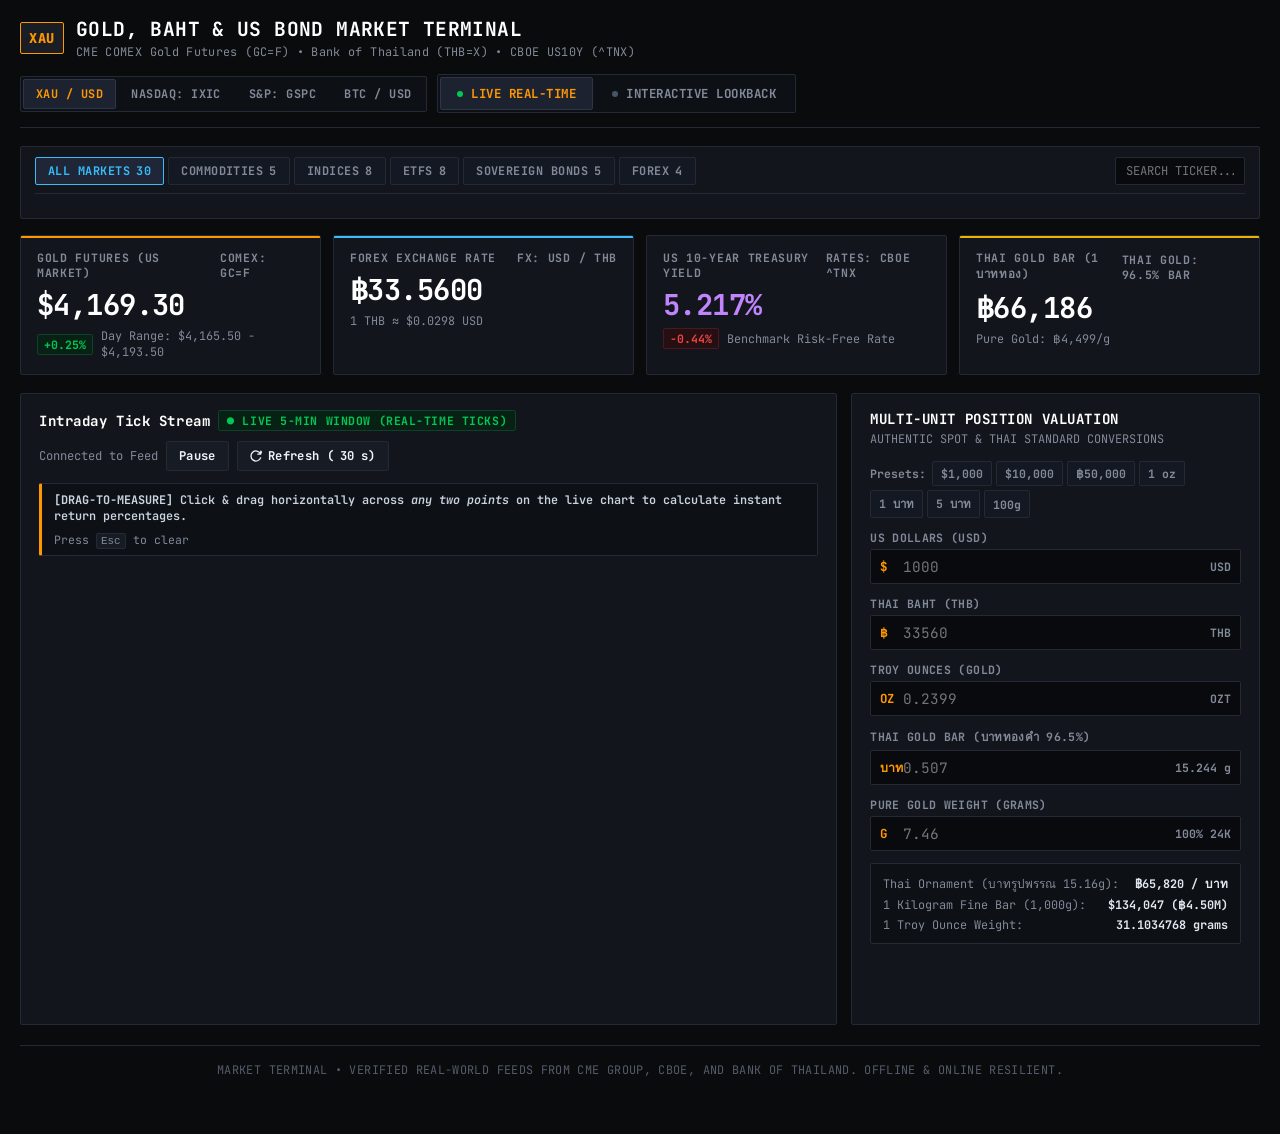
<file: index.html>
<!DOCTYPE html>
<html lang="en">
<head>
  <meta charset="UTF-8">
  <meta name="viewport" content="width=device-width, initial-scale=1.0">
  <title>The Saac Financial Terminal // Institutional Bloomberg-Style Asset Tracker</title>
  <link rel="preconnect" href="https://fonts.googleapis.com">
  <link rel="preconnect" href="https://fonts.gstatic.com" crossorigin>
  <link href="https://fonts.googleapis.com/css2?family=Plus+Jakarta+Sans:wght@300;400;500;600;700;800&family=JetBrains+Mono:wght@400;500;600;700&display=swap" rel="stylesheet">
  <!-- Load Local Chart.js First (with CDN Fallback for 100% Offline/Online Reliability) -->
  <script src="./chart.umd.min.js"></script>
  <script>
    if (typeof Chart === 'undefined') {
      document.write('<script src="https://cdn.jsdelivr.net/npm/chart.js"><\/script>');
    }
  </script>
  <link rel="stylesheet" href="./src/css/terminal.css">
</head>
<body>

<div class="container">
  <header>
    <div class="logo-area">
      <div class="logo-icon">XAU</div>
      <div class="logo-text">
        <h1>Gold, Baht &amp; US Bond Market Terminal</h1>
        <p>CME COMEX Gold Futures (GC=F) • Bank of Thailand (THB=X) • CBOE US10Y (^TNX)</p>
      </div>
    </div>

    <div class="header-right">
      <!-- Universal Multi-Asset Switcher -->
      <div class="instrument-switcher">
        <button class="instrument-btn active" id="instBtnGold" onclick="switchInstrument('gold')">XAU / USD</button>
        <button class="instrument-btn" id="instBtnNasdaq" onclick="switchInstrument('nasdaq')">NASDAQ: IXIC</button>
        <button class="instrument-btn" id="instBtnSp500" onclick="switchInstrument('sp500')">S&P: GSPC</button>
        <button class="instrument-btn" id="instBtnCrypto" onclick="switchInstrument('crypto')">BTC / USD</button>
      </div>

      <div class="mode-switcher-wrap">
        <button class="mode-btn active" id="btnModeLive" onclick="switchView('live')">
          <span class="mode-dot mode-dot-live"></span>
          <span>Live Real-Time</span>
        </button>
        <button class="mode-btn" id="btnModeHist" onclick="switchView('historical')">
          <span class="mode-dot mode-dot-hist"></span>
          <span>Interactive Lookback</span>
        </button>
      </div>
    </div>
  </header>

  <!-- Macro Asset Navigation & Category Bar -->
  <div class="macro-nav-container">
    <div class="category-nav-bar">
      <div class="category-tabs" id="categoryTabs">
        <button class="cat-tab-btn active" data-category="all" onclick="filterCategory('all', this)">All Markets <span class="cat-badge">30</span></button>
        <button class="cat-tab-btn" data-category="commodities" onclick="filterCategory('commodities', this)">Commodities <span class="cat-badge">5</span></button>
        <button class="cat-tab-btn" data-category="indices" onclick="filterCategory('indices', this)">Indices <span class="cat-badge">8</span></button>
        <button class="cat-tab-btn" data-category="etfs" onclick="filterCategory('etfs', this)">ETFs <span class="cat-badge">8</span></button>
        <button class="cat-tab-btn" data-category="bonds" onclick="filterCategory('bonds', this)">Sovereign Bonds <span class="cat-badge">5</span></button>
        <button class="cat-tab-btn" data-category="forex" onclick="filterCategory('forex', this)">Forex <span class="cat-badge">4</span></button>
      </div>
      <div class="macro-search-wrap">
        <input type="text" id="tickerSearchInput" class="ticker-search-input" placeholder="Search Ticker..." oninput="handleTickerSearch(this.value)">
      </div>
    </div>
    <div class="ticker-scroll-bar" id="macroTickerBar">
      <!-- Ticker pills rendered dynamically -->
    </div>
  </div>

  <!-- Real-World Market Metric Cards -->
  <div class="metric-grid">
    <div class="card card-gold">
      <div class="card-label">
        <span>Gold Futures (US Market)</span>
        <span>COMEX: GC=F</span>
      </div>
      <div class="card-value" id="goldUsdDisplay">$4,169.30</div>
      <div class="card-subtext">
        <span class="badge-change up" id="goldChangeBadge">+0.25%</span>
        <span id="goldRange">Day Range: $4,165.50 - $4,193.50</span>
      </div>
    </div>

    <div class="card card-forex">
      <div class="card-label">
        <span>Forex Exchange Rate</span>
        <span>FX: USD / THB</span>
      </div>
      <div class="card-value" id="usdThbDisplay">฿33.5600</div>
      <div class="card-subtext">
        <span id="inverseRate">1 THB ≈ $0.0298 USD</span>
      </div>
    </div>

    <div class="card card-bond">
      <div class="card-label">
        <span>US 10-Year Treasury Yield</span>
        <span>RATES: CBOE ^TNX</span>
      </div>
      <div class="card-value" id="bondYieldDisplay" style="color: #c084fc;">5.217%</div>
      <div class="card-subtext">
        <span class="badge-change down" id="bondChangeBadge">-0.44%</span>
        <span>Benchmark Risk-Free Rate</span>
      </div>
    </div>

    <div class="card card-thai">
      <div class="card-label">
        <span>Thai Gold Bar (1 บาททอง)</span>
        <span>THAI GOLD: 96.5% BAR</span>
      </div>
      <div class="card-value" id="goldThaiBahtDisplay">฿66,186</div>
      <div class="card-subtext">
        <span id="pureGoldGramDisplay">Pure Gold: ฿4,499/g</span>
      </div>
    </div>
  </div>

  <!-- VIEW 1: LIVE REAL-TIME FEED -->
  <div id="liveView" class="view-panel">
    <div class="dashboard-body-live">
      <div class="chart-container">
        <div class="chart-header">
          <div class="chart-title">
            <span>Intraday Tick Stream</span>
            <span id="liveStreamBadge" style="font-size: 0.72rem; font-family: var(--font-mono); color: #00c853; background: #082115; border: 1px solid #0f4028; padding: 2px 8px; border-radius: 2px;">● LIVE 5-MIN WINDOW (REAL-TIME TICKS)</span>
          </div>
          <div style="display: flex; align-items: center; gap: 8px; flex-wrap: wrap;">
            <span style="font-size: 0.76rem; font-family: var(--font-mono); color: var(--text-muted);" id="lastUpdateTime">Connected to Feed</span>
            <button class="btn" id="btnPauseLive" onclick="toggleLivePause()" title="Pause or Resume incoming live ticks (Shortcut: Space)">Pause</button>
            <button class="btn" onclick="refreshLiveData()">
              <svg width="12" height="12" viewBox="0 0 24 24" fill="none" stroke="currentColor" stroke-width="2.5" stroke-linecap="round" stroke-linejoin="round">
                <path d="M21.5 2v6h-6M21.34 15.57a10 10 0 1 1-.57-8.38l5.67-5.67"/>
              </svg>
              Refresh (<span id="countdown">30</span>s)
            </button>
          </div>
        </div>

        <div class="drag-instruction-bar" style="margin-bottom: 12px; padding: 8px 12px;">
          <div class="info-text" style="font-size: 0.74rem;">
            <span><b>[DRAG-TO-MEASURE]</b> Click &amp; drag horizontally across <i>any two points</i> on the live chart to calculate instant return percentages.</span>
          </div>
          <div style="font-size: 0.72rem; color: #828a99; font-family: var(--font-mono);">Press <kbd style="background:#161b24; border:1px solid #242936; border-radius:2px; padding:1px 4px; font-size:0.68rem;">Esc</kbd> to clear</div>
        </div>

        <div class="comparison-banner" id="liveComparisonBanner" style="display: none; margin-bottom: 14px;">
          <div class="comparison-header">
            <div style="display: flex; align-items: center; gap: 10px; flex-wrap: wrap;">
              <div class="period-badge">
                <span id="liveCompStartTime">--:--:--</span>
                <span class="arrow">&rarr;</span>
                <span id="liveCompEndTime">--:--:--</span>
                <span class="period-duration" id="liveCompDuration">(-- ticks)</span>
              </div>
              <span style="font-size: 0.74rem; font-family: var(--font-mono); color: var(--text-muted);">Real-Time Drag Range</span>
            </div>
            <button class="clear-btn" onclick="clearLiveSelection()">Clear (Esc)</button>
          </div>
          <div class="comp-grid">
            <div class="comp-card">
              <div class="title">
                <span>Gold Flow (USD/oz)</span>
                <span>COMEX</span>
              </div>
              <div class="values-flow" id="liveCompGoldFlow">$0.00 &rarr; $0.00</div>
              <div class="pct-change pct-up" id="liveCompGoldPct">+0.00%</div>
              <div class="abs-change" id="liveCompGoldAbs">+$0.00 USD/oz</div>
            </div>

            <div class="comp-card">
              <div class="title">
                <span>USD / THB Rate</span>
                <span>BOT FX</span>
              </div>
              <div class="values-flow" id="liveCompThbFlow">฿33.56 / $1 USD</div>
              <div class="pct-change" id="liveCompThbPct" style="color: var(--thb-cyan);">฿33.5600</div>
              <div class="abs-change" id="liveCompThbAbs">Bank of Thailand Feed</div>
            </div>

            <div class="comp-card">
              <div class="title">
                <span>US 10Y Treasury</span>
                <span>CBOE ^TNX</span>
              </div>
              <div class="values-flow" id="liveCompBondFlow">5.217%</div>
              <div class="pct-change" id="liveCompBondPct" style="color: var(--bond-purple);">Benchmark</div>
              <div class="abs-change" id="liveCompBondAbs">CBOE ^TNX Rate</div>
            </div>

            <div class="comp-card">
              <div class="title">
                <span>Thai Gold Bar (1 บาท)</span>
                <span>96.5% Purity</span>
              </div>
              <div class="values-flow" id="liveCompThaiBarFlow">฿0 &rarr; ฿0</div>
              <div class="pct-change pct-up" id="liveCompThaiBarPct">+0.00%</div>
              <div class="abs-change" id="liveCompThaiBarAbs">+฿0 THB / บาท</div>
            </div>
          </div>
        </div>

        <div class="chart-wrap" id="liveChartWrap">
          <canvas id="liveChartCanvas"></canvas>
          <div id="liveSelectionBox"></div>
        </div>
      </div>

      <!-- Quick Convert & Position Valuation Box -->
      <div class="calc-box">
        <div class="calc-title">Multi-Unit Position Valuation</div>
        <div class="calc-subtitle">Authentic Spot &amp; Thai Standard Conversions</div>

        <div class="preset-amt-bar">
          <span style="font-size: 0.72rem; color: var(--text-muted); font-family: var(--font-mono); font-weight: 700; align-self: center; margin-right: 2px;">Presets:</span>
          <button class="preset-amt-pill" onclick="setQuickConvert('USD', 1000)">$1,000</button>
          <button class="preset-amt-pill" onclick="setQuickConvert('USD', 10000)">$10,000</button>
          <button class="preset-amt-pill" onclick="setQuickConvert('THB', 50000)">฿50,000</button>
          <button class="preset-amt-pill" onclick="setQuickConvert('OZ', 1)">1 oz</button>
          <button class="preset-amt-pill" onclick="setQuickConvert('THAI_BAHT', 1)">1 บาท</button>
          <button class="preset-amt-pill" onclick="setQuickConvert('THAI_BAHT', 5)">5 บาท</button>
          <button class="preset-amt-pill" onclick="setQuickConvert('GRAMS', 100)">100g</button>
        </div>

        <div class="input-group">
          <label>US Dollars (USD)</label>
          <div class="input-field-wrap">
            <span class="input-prefix">$</span>
            <input type="number" id="inputUsd" class="calc-input" placeholder="1000" min="0" oninput="convertFrom('USD')">
            <span class="input-suffix">USD</span>
          </div>
        </div>

        <div class="input-group">
          <label>Thai Baht (THB)</label>
          <div class="input-field-wrap">
            <span class="input-prefix">฿</span>
            <input type="number" id="inputThb" class="calc-input" placeholder="33560" min="0" oninput="convertFrom('THB')">
            <span class="input-suffix">THB</span>
          </div>
        </div>

        <div class="input-group">
          <label>Troy Ounces (Gold)</label>
          <div class="input-field-wrap">
            <span class="input-prefix">OZ</span>
            <input type="number" id="inputOz" class="calc-input" placeholder="0.2399" step="0.0001" min="0" oninput="convertFrom('OZ')">
            <span class="input-suffix">OZT</span>
          </div>
        </div>

        <div class="input-group">
          <label>Thai Gold Bar (บาททองคำ 96.5%)</label>
          <div class="input-field-wrap">
            <span class="input-prefix">บาท</span>
            <input type="number" id="inputThaiBaht" class="calc-input" placeholder="0.507" step="0.01" min="0" oninput="convertFrom('THAI_BAHT')">
            <span class="input-suffix">15.244 g</span>
          </div>
        </div>

        <div class="input-group">
          <label>Pure Gold Weight (Grams)</label>
          <div class="input-field-wrap">
            <span class="input-prefix">G</span>
            <input type="number" id="inputGrams" class="calc-input" placeholder="7.46" step="0.01" min="0" oninput="convertFrom('GRAMS')">
            <span class="input-suffix">100% 24K</span>
          </div>
        </div>

        <div class="calc-ref-box">
          <div class="calc-ref-row">
            <span>Thai Ornament (บาทรูปพรรณ 15.16g):</span>
            <strong id="calcOrnamentRef">฿65,820 / บาท</strong>
          </div>
          <div class="calc-ref-row">
            <span>1 Kilogram Fine Bar (1,000g):</span>
            <strong id="calcKgBarRef">$134,047 (฿4.50M)</strong>
          </div>
          <div class="calc-ref-row">
            <span>1 Troy Ounce Weight:</span>
            <strong>31.1034768 grams</strong>
          </div>
        </div>
      </div>
    </div>
  </div>

  <!-- VIEW 2: HISTORICAL LOOKBACK & MACRO ANALYTICS -->
  <div id="historicalView" class="view-panel">
    <div class="chart-controls-strip">
      <div class="control-cluster">
        <span class="cluster-label">Style:</span>
        <button class="style-pill active" id="styleLine" onclick="setChartStyle('line')">Line</button>
        <button class="style-pill" id="styleCaves" onclick="setChartStyle('caves')">Caves</button>
        <button class="style-pill" id="styleCandles" onclick="setChartStyle('candles')">Candles</button>
      </div>

      <div class="control-cluster">
        <span class="cluster-label">Detail:</span>
        <button class="opt-btn" id="rate10m" onclick="setSamplingRate('10m')">10m</button>
        <button class="opt-btn active" id="rate1h" onclick="setSamplingRate('1h')">1h</button>
        <button class="opt-btn" id="rate1d" onclick="setSamplingRate('1d')">1d</button>
        <button class="opt-btn" id="rate1mo" onclick="setSamplingRate('1mo')">1mo</button>
      </div>

      <div class="control-cluster">
        <span class="cluster-label">Scale:</span>
        <button class="opt-btn active" id="scaleLinear" onclick="toggleScale('linear')">Linear</button>
      </div>

      <div class="overlay-toggles-bar">
        <span class="cluster-label">Overlays:</span>
        <div class="toggle-pill active-gold" id="toggleGold" onclick="toggleOverlay(0)">
          <span class="pill-dot"></span> Gold (USD/oz)
        </div>
        <div class="toggle-pill active-thb" id="toggleThb" onclick="toggleOverlay(1)">
          <span class="pill-dot"></span> USD / THB (฿)
        </div>
        <div class="toggle-pill active-bond" id="toggleBond" onclick="toggleOverlay(2)">
          <span class="pill-dot"></span> US 10Y Yield (%)
        </div>
      </div>

      <div class="control-cluster">
        <button class="btn" onclick="exportCSV()">Export CSV</button>
        <button class="btn" onclick="exportChart()">Save Chart</button>
      </div>
    </div>

    <div class="drag-instruction-bar">
      <div class="info-text">
        <span><b>[DRAG-TO-MEASURE]</b> Click &amp; drag across <i>any two dates</i> on the chart to analyze return percentages, price deltas, and macro correlations.</span>
      </div>
      <div style="font-size: 0.72rem; color: #828a99; font-family: var(--font-mono);">Press <kbd style="background:#161b24; border:1px solid #242936; border-radius:2px; padding:1px 4px; font-size:0.68rem;">Esc</kbd> to clear</div>
    </div>

    <!-- Drag Selection Comparison Banner -->
    <div class="comparison-banner" id="comparisonBanner" style="display: none;">
      <div class="comparison-header">
        <div style="display: flex; align-items: center; gap: 10px; flex-wrap: wrap;">
          <div class="period-badge">
            <span id="compStartDate">1997-07</span>
            <span class="arrow">&rarr;</span>
            <span id="compEndDate">2024-10</span>
            <span class="period-duration" id="compDuration">(27.3 Years)</span>
          </div>
          <span style="font-size: 0.74rem; font-family: var(--font-mono); color: var(--text-muted);" id="compEventContext">Historical Lookback Window</span>
        </div>
        <button class="clear-btn" onclick="clearSelection()">Clear Selection (Esc)</button>
      </div>

      <div class="comp-grid">
        <div class="comp-card">
          <div class="title">
            <span>Gold Return</span>
            <span>COMEX SPOT</span>
          </div>
          <div class="values-flow" id="compGoldFlow">$325.0 &rarr; $2,749.3</div>
          <div class="pct-change pct-up" id="compGoldPct">+745.94%</div>
          <div class="abs-change" id="compGoldAbs">+$2,424.3 USD/oz</div>
        </div>

        <div class="comp-card">
          <div class="title">
            <span>USD / THB Forex</span>
            <span>BOT EXCHANGE</span>
          </div>
          <div class="values-flow" id="compThbFlow">฿30.50 &rarr; ฿33.70</div>
          <div class="pct-change pct-up" id="compThbPct">+10.49%</div>
          <div class="abs-change" id="compThbAbs">+฿3.20 THB / USD</div>
        </div>

        <div class="comp-card">
          <div class="title">
            <span>US 10-Year Bond Yield</span>
            <span>CBOE ^TNX</span>
          </div>
          <div class="values-flow" id="compBondFlow">6.004% &rarr; 4.284%</div>
          <div class="pct-change pct-down" id="compBondPct">-28.65%</div>
          <div class="abs-change" id="compBondAbs">-1.720% Yield pts</div>
        </div>

        <div class="comp-card">
          <div class="title">
            <span>Thai Gold Bar (1 บาท)</span>
            <span>THAI GOLD TRADERS</span>
          </div>
          <div class="values-flow" id="compThaiBarFlow">฿4,690 &rarr; ฿43,890</div>
          <div class="pct-change pct-up" id="compThaiBarPct">+835.82%</div>
          <div class="abs-change" id="compThaiBarAbs">+฿39,200 THB / บาท</div>
        </div>
      </div>
    </div>

    <!-- Period Stat Summary Bar -->
    <div class="period-summary-bar" id="periodSummaryBar">
      <div class="period-stat-item">
        <span class="period-stat-label">Window Return:</span>
        <span class="period-stat-val" id="summaryPeriodReturn">--</span>
      </div>
      <div class="period-stat-item">
        <span class="period-stat-label">High / Low Range:</span>
        <span class="period-stat-val" id="summaryHighLow">--</span>
      </div>
      <div class="period-stat-item">
        <span class="period-stat-label">Max Drawdown:</span>
        <span class="period-stat-val" id="summaryMaxDrawdown">--</span>
      </div>
      <div class="period-stat-item">
        <span class="period-stat-label">Thai Gold Bar Range:</span>
        <span class="period-stat-val" id="summaryThaiBarRange">--</span>
      </div>
    </div>

    <div class="chart-container" style="min-height: 520px; margin-bottom: 14px;">
      <div class="chart-header">
        <div class="chart-title">
          <span>Continuous Lookback Multi-Decade Timeline</span>
          <span style="font-size: 0.72rem; color: var(--gold-primary); font-family: var(--font-mono); font-weight: 600;" id="currentSamplingTag">Timeframe: 1 Day • Interval: 1 Candle = 1 Hour (24 samples)</span>
        </div>
        <div style="font-size: 0.74rem; font-family: var(--font-mono); color: var(--text-muted);">
          Ctrl + Wheel to Continuous Zoom
        </div>
      </div>

      <div class="chart-wrap" id="historicalChartWrap" style="min-height: 440px;">
        <canvas id="historicalChartCanvas"></canvas>
        <div id="selectionBox"></div>
      </div>
    </div>

    <!-- Timeframe Presets & Historic Eras Below Chart -->
    <div class="hist-toolbar-below">
      <div class="control-cluster">
        <span class="cluster-label">Timeframe:</span>
        <button class="opt-btn active" id="tf1D" onclick="filterTimeframe('1D', this)">1D</button>
        <button class="opt-btn" id="tf1W" onclick="filterTimeframe('1W', this)">1W</button>
        <button class="opt-btn" id="tf1M" onclick="filterTimeframe('1M', this)">1M</button>
        <button class="opt-btn" id="tf1Y" onclick="filterTimeframe('1Y', this)">1Y</button>
        <button class="opt-btn" id="tf3Y" onclick="filterTimeframe('3Y', this)">3Y</button>
        <button class="opt-btn" id="tfCustom" style="display:none;" onclick="filterTimeframe('CUSTOM', this)">4.0Y</button>
        <button class="opt-btn" id="tf5Y" onclick="filterTimeframe('5Y', this)">5Y</button>
        <button class="opt-btn" id="tf10Y" onclick="filterTimeframe('10Y', this)">10Y</button>
        <button class="opt-btn" id="tf20Y" onclick="filterTimeframe('20Y', this)">20Y</button>
        <button class="opt-btn" id="tfALL" onclick="filterTimeframe('ALL', this)">ALL</button>
      </div>

      <div class="control-cluster">
        <span class="cluster-label">Historic Eras:</span>
        <button class="event-pill" onclick="selectDateRangeByLabels('1997-07', '1998-01')">1997 Asian Crisis</button>
        <button class="event-pill" onclick="selectDateRangeByLabels('2008-03', '2008-10')">2008 Lehman GFC</button>
        <button class="event-pill" onclick="selectDateRangeByLabels('2020-03', '2020-08')">2020 COVID Shock</button>
        <button class="event-pill" onclick="selectDateRangeByLabels('2022-03', '2022-10')">2022 Rate Hikes</button>
        <button class="event-pill" onclick="selectDateRangeByLabels('2024-03', '2026-01')">2024-2026 ATH Run</button>
      </div>
    </div>

    <!-- Official Specification Table -->
    <div class="info-table">
      <div class="info-table-title">Official Market Data Specifications &amp; Standards</div>
      <div class="spec-grid">
        <div class="spec-item">
          <div class="title">Gold Specification</div>
          <div class="value" id="specGoldBench">CME Group GC=F ($4,169.5/oz)</div>
        </div>
        <div class="spec-item">
          <div class="title">Forex Exchange</div>
          <div class="value" id="specThbBench">Bank of Thailand THB=X (฿33.56/$)</div>
        </div>
        <div class="spec-item">
          <div class="title">Risk-Free Rate</div>
          <div class="value" id="specBondBench">CBOE ^TNX / FRED GS10 (5.217%)</div>
        </div>
        <div class="spec-item">
          <div class="title">Thai Gold Standard</div>
          <div class="value">96.5% Purity (15.244g Bar)</div>
        </div>
      </div>
    </div>
  </div>

  <!-- Automated Bottom News Headlines & Historical Market Shocks -->
  <div id="marketNewsContainer"></div>

  <footer>
    Market Terminal • Verified Real-World Feeds from CME Group, CBOE, and Bank of Thailand. Offline &amp; Online Resilient.
  </footer>
</div>

<!-- Load Standalone Datasets & Modular Runtime -->
<script src="./gold_tracker.html" style="display:none;"></script>
<script type="module">
  // Modern ESM Entrypoint
  import { registry } from './src/js/instruments/registry.js';
  import { newsService } from './src/js/services/news_service.js';

  window.registry = registry;
  window.newsService = newsService;

  if (document.readyState === 'complete' || document.readyState === 'interactive') {
    if (typeof renderTickerPills === 'function') renderTickerPills('all');
    const newsContainer = document.getElementById('marketNewsContainer');
    if (newsContainer && window.newsService && (!newsContainer.children || newsContainer.children.length === 0)) {
      window.newsService.renderNewsSection(newsContainer, currentInstrument);
    }
  }
</script>

</body>
</html>
</file>
<file: src/css/terminal.css>
:root {
  --bg-primary: #0a0b0d;
  --bg-card: #12151b;
  --bg-card-hover: #161a22;
  --bg-subtle: #0d1015;
  --bg-input: #080a0e;
  --border-color: #242936;
  --border-light: #2e3546;
  --border-highlight: #ff9800;
  --text-main: #f1f3f7;
  --text-muted: #828a99;
  --text-dim: #545c6b;
  --gold-primary: #ff9800;
  --gold-accent: #ffa726;
  --gold-light: #ffb74d;
  --thb-cyan: #38bdf8;
  --bond-purple: #a855f7;
  --green-up: #00c853;
  --red-down: #ef4444;
  --nasdaq-green: #00c853;
  --spx-blue: #38bdf8;
  --btc-orange: #f59e0b;
  --font-main: -apple-system, BlinkMacSystemFont, 'Segoe UI', 'Inter', Roboto, sans-serif;
  --font-mono: 'JetBrains Mono', 'Roboto Mono', 'SF Mono', Consolas, monospace;
}

* { box-sizing: border-box; margin: 0; padding: 0; }

body {
  background: var(--bg-primary);
  color: var(--text-main);
  font-family: var(--font-main);
  min-height: 100vh;
  padding: 16px 20px 40px;
}

.container { max-width: 1360px; margin: 0 auto; }

header {
  display: flex;
  justify-content: space-between;
  align-items: center;
  padding-bottom: 14px;
  border-bottom: 1px solid var(--border-color);
  margin-bottom: 18px;
  flex-wrap: wrap;
  gap: 14px;
}

.logo-area { display: flex; align-items: center; gap: 12px; }

.logo-icon {
  width: 44px;
  height: 32px;
  border-radius: 2px;
  background: #181d26;
  border: 1px solid var(--gold-primary);
  display: flex;
  align-items: center;
  justify-content: center;
  font-family: var(--font-mono);
  font-size: 0.85rem;
  font-weight: 800;
  color: var(--gold-primary);
  letter-spacing: 0.05em;
  transition: all 0.2s ease;
}

.logo-text h1 {
  font-size: 1.22rem;
  font-weight: 700;
  letter-spacing: 0.02em;
  color: #ffffff;
  font-family: var(--font-mono);
  text-transform: uppercase;
}

.logo-text p {
  color: var(--text-muted);
  font-size: 0.74rem;
  margin-top: 2px;
  font-family: var(--font-mono);
  letter-spacing: 0.03em;
}

/* Header Right Area */
.header-right {
  display: flex;
  align-items: center;
  gap: 10px;
  flex-wrap: wrap;
}

/* Universal Instrument Switcher Bar */
.instrument-switcher {
  display: flex;
  align-items: center;
  background: var(--bg-subtle);
  border: 1px solid var(--border-color);
  padding: 2px;
  border-radius: 2px;
  gap: 2px;
}

.instrument-btn {
  background: transparent;
  border: 1px solid transparent;
  color: var(--text-muted);
  padding: 6px 12px;
  border-radius: 2px;
  font-size: 0.74rem;
  font-weight: 700;
  cursor: pointer;
  display: inline-flex;
  align-items: center;
  gap: 6px;
  transition: all 0.15s ease;
  font-family: var(--font-mono);
  text-transform: uppercase;
  letter-spacing: 0.04em;
}

.instrument-btn:hover { color: #ffffff; }

.instrument-btn.active {
  background: #1c2230;
  color: var(--gold-primary);
  border: 1px solid var(--border-light);
}

.mode-switcher-wrap {
  display: flex;
  align-items: center;
  background: var(--bg-subtle);
  border: 1px solid var(--border-color);
  padding: 2px;
  border-radius: 2px;
  gap: 2px;
}

.mode-btn {
  background: transparent;
  border: 1px solid transparent;
  color: var(--text-muted);
  padding: 7px 16px;
  border-radius: 2px;
  font-size: 0.78rem;
  font-weight: 700;
  cursor: pointer;
  display: flex;
  align-items: center;
  gap: 8px;
  transition: all 0.15s ease;
  font-family: var(--font-mono);
  text-transform: uppercase;
  letter-spacing: 0.04em;
}

.mode-btn:hover { color: #ffffff; }

.mode-btn.active {
  background: #1c2230;
  color: var(--gold-primary);
  border: 1px solid var(--border-light);
}

.mode-btn.active .mode-dot-live { background: var(--green-up); }
.mode-btn.active .mode-dot-hist { background: var(--thb-cyan); }
.mode-dot { width: 6px; height: 6px; border-radius: 50%; background: #475569; }

.btn {
  background: #161b24;
  border: 1px solid var(--border-color);
  color: var(--text-main);
  padding: 6px 12px;
  border-radius: 2px;
  cursor: pointer;
  font-size: 0.76rem;
  font-weight: 700;
  display: inline-flex;
  align-items: center;
  gap: 6px;
  font-family: var(--font-mono);
  letter-spacing: 0.03em;
  transition: all 0.15s ease;
}

.btn:hover { background: #202734; border-color: var(--gold-primary); color: var(--gold-primary); }

.metric-grid {
  display: grid;
  grid-template-columns: repeat(auto-fit, minmax(250px, 1fr));
  gap: 12px;
  margin-bottom: 18px;
}

.card {
  background: var(--bg-card);
  border: 1px solid var(--border-color);
  border-radius: 2px;
  padding: 14px 16px;
  position: relative;
  overflow: hidden;
}

.card::before {
  content: '';
  position: absolute;
  top: 0; left: 0; right: 0; height: 2px;
  background: var(--card-accent, transparent);
}

.card-gold { --card-accent: #ff9800; }
.card-forex { --card-accent: #38bdf8; }
.card-bond  {{ --card-accent: #a855f7; }}
.card-thai  { --card-accent: #eab308; }
.card-primary { --card-accent: var(--gold-primary); }
.card-secondary-1 { --card-accent: #38bdf8; }
.card-secondary-2 { --card-accent: #a855f7; }
.card-derived { --card-accent: #eab308; }

.card-label {
  color: var(--text-muted);
  font-size: 0.72rem;
  font-weight: 700;
  text-transform: uppercase;
  letter-spacing: 0.06em;
  font-family: var(--font-mono);
  margin-bottom: 6px;
  display: flex;
  justify-content: space-between;
  align-items: center;
}

.card-value {
  font-size: 1.8rem;
  font-weight: 700;
  font-family: var(--font-mono);
  letter-spacing: -0.02em;
  color: #ffffff;
  margin-bottom: 4px;
}

.card-subtext {
  display: flex;
  align-items: center;
  gap: 8px;
  font-size: 0.74rem;
  color: var(--text-muted);
  font-family: var(--font-mono);
}

.badge-change {
  padding: 2px 6px;
  border-radius: 2px;
  font-weight: 700;
  font-size: 0.72rem;
  font-family: var(--font-mono);
  display: inline-flex;
  align-items: center;
}

.badge-change.up { background: #082115; color: var(--green-up); border: 1px solid #0f4028; }
.badge-change.down { background: #260f12; color: var(--red-down); border: 1px solid #4a191f; }

.dashboard-body-live {
  display: grid;
  grid-template-columns: 2fr 1fr;
  gap: 14px;
  margin-bottom: 20px;
}

@media (max-width: 980px) {
  .dashboard-body-live { grid-template-columns: 1fr; }
}

.chart-container {
  background: var(--bg-card);
  border: 1px solid var(--border-color);
  border-radius: 2px;
  padding: 16px 18px;
  display: flex;
  flex-direction: column;
  position: relative;
}

.chart-header {
  display: flex;
  justify-content: space-between;
  align-items: center;
  margin-bottom: 12px;
  flex-wrap: wrap;
  gap: 10px;
}

.chart-title {
  font-size: 0.88rem;
  font-weight: 700;
  font-family: var(--font-mono);
  letter-spacing: 0.04em;
  display: flex;
  align-items: center;
  gap: 8px;
  color: #ffffff;
}

#currentSamplingTag { text-transform: none; }

.chart-wrap {
  flex: 1;
  min-height: 440px;
  position: relative;
  cursor: crosshair;
}

.calc-box {
  background: var(--bg-card);
  border: 1px solid var(--border-color);
  border-radius: 2px;
  padding: 16px 18px;
}

.calc-title {
  font-size: 0.88rem;
  font-weight: 700;
  font-family: var(--font-mono);
  text-transform: uppercase;
  letter-spacing: 0.04em;
  margin-bottom: 3px;
  color: #ffffff;
}

.calc-subtitle {
  font-size: 0.74rem;
  color: var(--text-muted);
  font-family: var(--font-mono);
  margin-bottom: 14px;
  text-transform: uppercase;
}

.input-group { margin-bottom: 12px; }

.input-group label {
  display: block;
  font-size: 0.72rem;
  color: var(--text-muted);
  margin-bottom: 4px;
  font-weight: 700;
  font-family: var(--font-mono);
  text-transform: uppercase;
  letter-spacing: 0.03em;
}

.input-field-wrap { position: relative; display: flex; align-items: center; }

.input-prefix {
  position: absolute;
  left: 10px;
  color: var(--gold-primary);
  font-family: var(--font-mono);
  font-weight: 700;
  font-size: 0.78rem;
  pointer-events: none;
}

.calc-input {
  width: 100%;
  background: var(--bg-input);
  border: 1px solid var(--border-color);
  border-radius: 2px;
  padding: 7px 12px 7px 32px;
  color: #ffffff;
  font-family: var(--font-mono);
  font-size: 0.9rem;
  outline: none;
  transition: border-color 0.15s;
}

.calc-input:focus { border-color: var(--gold-primary); }

.input-suffix {
  position: absolute;
  right: 10px;
  color: var(--text-muted);
  font-size: 0.72rem;
  font-weight: 700;
  font-family: var(--font-mono);
}

/* Historical View Controls */
#historicalView, #historicalSection { display: none; }

.chart-controls-strip {
  background: var(--bg-subtle);
  border: 1px solid var(--border-color);
  border-radius: 2px;
  padding: 8px 14px;
  margin-bottom: 14px;
  display: flex;
  justify-content: space-between;
  align-items: center;
  flex-wrap: wrap;
  gap: 12px;
}

.control-cluster {
  display: flex;
  align-items: center;
  gap: 4px;
  flex-wrap: wrap;
}

.cluster-label {
  font-size: 0.72rem;
  font-weight: 700;
  color: var(--text-muted);
  text-transform: uppercase;
  font-family: var(--font-mono);
  letter-spacing: 0.04em;
  margin-right: 4px;
}

.opt-btn {
  background: #141822;
  border: 1px solid var(--border-color);
  color: var(--text-muted);
  padding: 5px 10px;
  border-radius: 2px;
  font-size: 0.76rem;
  font-weight: 700;
  cursor: pointer;
  transition: all 0.1s;
  font-family: var(--font-mono);
  text-transform: uppercase;
}

.opt-btn:hover { color: #ffffff; border-color: var(--border-light); }
.opt-btn.dimmed:hover { color: var(--text-muted); border-color: var(--border-color); }
.opt-btn.active {
  background: #1c2331;
  color: var(--thb-cyan);
  border-color: var(--thb-cyan);
}

.style-pill {
  background: #141822;
  border: 1px solid var(--border-color);
  color: var(--text-muted);
  padding: 5px 11px;
  border-radius: 2px;
  font-size: 0.76rem;
  font-weight: 700;
  cursor: pointer;
  display: inline-flex;
  align-items: center;
  gap: 5px;
  font-family: var(--font-mono);
  text-transform: uppercase;
  transition: all 0.1s;
}

.style-pill:hover { color: #ffffff; border-color: var(--gold-primary); }
.style-pill.active {
  background: var(--gold-primary);
  color: #000000;
  border-color: var(--gold-primary);
}

.overlay-toggles-bar {
  display: flex;
  align-items: center;
  gap: 6px;
  flex-wrap: wrap;
}

.toggle-pill {
  background: var(--bg-subtle);
  border: 1px solid var(--border-color);
  color: var(--text-muted);
  padding: 4px 10px;
  border-radius: 2px;
  font-size: 0.74rem;
  font-weight: 700;
  font-family: var(--font-mono);
  text-transform: uppercase;
  cursor: pointer;
  display: inline-flex;
  align-items: center;
  gap: 6px;
  transition: all 0.15s ease;
  user-select: none;
}

.toggle-pill .pill-dot { width: 6px; height: 6px; border-radius: 50%; background: #475569; }

.toggle-pill.active-gold { background: #1c1810; border-color: var(--gold-primary); color: var(--gold-primary); }
.toggle-pill.active-gold .pill-dot { background: var(--gold-primary); }

.toggle-pill.active-thb { background: #0f1a24; border-color: var(--thb-cyan); color: var(--thb-cyan); }
.toggle-pill.active-thb .pill-dot { background: var(--thb-cyan); }

.toggle-pill.active-bond { background: #1a1224; border-color: var(--bond-purple); color: var(--bond-purple); }
.toggle-pill.active-bond .pill-dot { background: var(--bond-purple); }

.drag-instruction-bar {
  background: var(--bg-subtle);
  border: 1px solid var(--border-color);
  border-left: 3px solid var(--gold-primary);
  border-radius: 2px;
  padding: 8px 14px;
  margin-bottom: 14px;
  display: flex;
  align-items: center;
  justify-content: space-between;
  flex-wrap: wrap;
  gap: 8px;
}

.drag-instruction-bar .info-text {
  font-size: 0.76rem;
  color: #cbd5e1;
  font-weight: 600;
  font-family: var(--font-mono);
  display: flex;
  align-items: center;
  gap: 8px;
}

.comparison-banner {
  background: #10141d;
  border: 1px solid var(--gold-primary);
  border-radius: 2px;
  padding: 14px 16px;
  margin-bottom: 16px;
  position: relative;
}

.comparison-header {
  display: flex;
  justify-content: space-between;
  align-items: center;
  border-bottom: 1px solid var(--border-color);
  padding-bottom: 10px;
  margin-bottom: 12px;
  flex-wrap: wrap;
  gap: 8px;
}

.period-badge {
  display: inline-flex;
  align-items: center;
  gap: 8px;
  background: #161b24;
  padding: 4px 10px;
  border-radius: 2px;
  font-family: var(--font-mono);
  font-size: 0.78rem;
  font-weight: 700;
  color: #ffffff;
  border: 1px solid var(--border-color);
}

.period-badge span.arrow { color: var(--gold-primary); }
.period-duration { color: var(--text-muted); font-size: 0.72rem; font-weight: 500; margin-left: 4px; }

.comp-grid {
  display: grid;
  grid-template-columns: repeat(auto-fit, minmax(210px, 1fr));
  gap: 10px;
}

.comp-card {
  background: #090c10;
  border: 1px solid var(--border-color);
  border-radius: 2px;
  padding: 12px 14px;
}

.comp-card .title {
  font-size: 0.72rem;
  color: var(--text-muted);
  font-weight: 700;
  font-family: var(--font-mono);
  text-transform: uppercase;
  letter-spacing: 0.04em;
  margin-bottom: 4px;
  display: flex;
  justify-content: space-between;
}

.comp-card .values-flow {
  font-family: var(--font-mono);
  font-size: 0.82rem;
  color: #94a3b8;
  margin-bottom: 6px;
}

.comp-card .pct-change {
  font-family: var(--font-mono);
  font-size: 1.35rem;
  font-weight: 700;
  display: flex;
  align-items: baseline;
  gap: 4px;
}

.comp-card .abs-change {
  font-size: 0.72rem;
  font-weight: 600;
  font-family: var(--font-mono);
  color: var(--text-muted);
  margin-top: 3px;
}

.pct-up { color: var(--green-up); }
.pct-down { color: var(--red-down); }

#selectionBox, #liveSelectionBox {
  position: absolute;
  background: rgba(255, 152, 0, 0.12);
  border-left: 2px solid var(--gold-primary);
  border-right: 2px solid var(--gold-primary);
  pointer-events: none;
  display: none;
  z-index: 10;
  border-radius: 0;
}

.clear-btn {
  background: #201115;
  border: 1px solid #ef4444;
  color: #f87171;
  padding: 4px 10px;
  border-radius: 2px;
  font-size: 0.74rem;
  font-weight: 700;
  font-family: var(--font-mono);
  text-transform: uppercase;
  cursor: pointer;
}
.clear-btn:hover { background: #ef4444; color: #000000; }

/* Timeframe & Historic Eras */
.hist-toolbar-below {
  background: var(--bg-card);
  border: 1px solid var(--border-color);
  border-radius: 2px;
  padding: 12px 16px;
  margin-top: 14px;
  margin-bottom: 18px;
  display: flex;
  justify-content: space-between;
  align-items: center;
  flex-wrap: wrap;
  gap: 12px;
}

.event-pill {
  background: #141822;
  border: 1px solid var(--border-color);
  color: #94a3b8;
  padding: 4px 10px;
  border-radius: 2px;
  font-size: 0.74rem;
  font-weight: 700;
  font-family: var(--font-mono);
  text-transform: uppercase;
  cursor: pointer;
  transition: all 0.15s;
}
.event-pill:hover { background: #1c2230; color: #ffffff; border-color: var(--thb-cyan); }

.preset-amt-bar {
  display: flex;
  flex-wrap: wrap;
  gap: 4px;
  margin-bottom: 12px;
}

.preset-amt-pill {
  background: #141822;
  border: 1px solid var(--border-color);
  color: var(--text-muted);
  padding: 4px 8px;
  border-radius: 2px;
  font-size: 0.72rem;
  font-weight: 700;
  font-family: var(--font-mono);
  cursor: pointer;
  transition: all 0.1s;
}
.preset-amt-pill:hover {
  color: var(--gold-primary);
  border-color: var(--gold-primary);
  background: #1c1810;
}

.calc-ref-box {
  margin-top: 12px;
  padding: 10px 12px;
  background: var(--bg-subtle);
  border: 1px solid var(--border-color);
  border-radius: 2px;
  font-size: 0.74rem;
  color: var(--text-muted);
  display: flex;
  flex-direction: column;
  gap: 4px;
  font-family: var(--font-mono);
}
.calc-ref-row {
  display: flex;
  justify-content: space-between;
  align-items: center;
}
.calc-ref-row strong {
  font-family: var(--font-mono);
  color: #e2e8f0;
}

.period-summary-bar {
  background: var(--bg-subtle);
  border: 1px solid var(--border-color);
  border-radius: 2px;
  padding: 8px 14px;
  margin-bottom: 14px;
  display: grid;
  grid-template-columns: repeat(auto-fit, minmax(180px, 1fr));
  gap: 10px;
}
.period-stat-item {
  display: flex;
  flex-direction: column;
  gap: 2px;
}
.period-stat-label {
  font-size: 0.68rem;
  text-transform: uppercase;
  letter-spacing: 0.05em;
  color: var(--text-muted);
  font-weight: 700;
  font-family: var(--font-mono);
}
.period-stat-val {
  font-family: var(--font-mono);
  font-size: 0.84rem;
  font-weight: 700;
  color: #f8fafc;
}

.info-table {
  background: var(--bg-card);
  border: 1px solid var(--border-color);
  border-radius: 2px;
  padding: 16px 18px;
  margin-bottom: 20px;
}

.info-table-title {
  font-size: 0.82rem;
  font-weight: 700;
  margin-bottom: 10px;
  color: #cbd5e1;
  font-family: var(--font-mono);
  text-transform: uppercase;
  letter-spacing: 0.05em;
}
.spec-grid { display: grid; grid-template-columns: repeat(auto-fit, minmax(220px, 1fr)); gap: 10px; }
.spec-item { background: var(--bg-subtle); padding: 10px 12px; border-radius: 2px; border: 1px solid var(--border-color); }
.spec-item .title { font-size: 0.68rem; color: var(--text-muted); text-transform: uppercase; letter-spacing: 0.05em; font-family: var(--font-mono); }
.spec-item .value { font-size: 0.88rem; font-weight: 700; font-family: var(--font-mono); color: #f8fafc; margin-top: 3px; }

/* ==========================================================================
   CATEGORY NAVIGATION & TICKER SELECTOR BAR
   ========================================================================== */
.macro-nav-container {
  background: var(--bg-card);
  border: 1px solid var(--border-color);
  border-radius: 2px;
  padding: 10px 14px;
  margin-bottom: 16px;
  display: flex;
  flex-direction: column;
  gap: 10px;
}

.category-nav-bar {
  display: flex;
  align-items: center;
  justify-content: space-between;
  flex-wrap: wrap;
  gap: 8px;
  border-bottom: 1px solid var(--border-color);
  padding-bottom: 8px;
}

.category-tabs {
  display: flex;
  align-items: center;
  gap: 4px;
  flex-wrap: wrap;
}

.cat-tab-btn {
  background: #141822;
  border: 1px solid var(--border-color);
  color: var(--text-muted);
  padding: 5px 12px;
  border-radius: 2px;
  font-size: 0.74rem;
  font-weight: 700;
  cursor: pointer;
  display: inline-flex;
  align-items: center;
  gap: 6px;
  font-family: var(--font-mono);
  text-transform: uppercase;
  letter-spacing: 0.04em;
  transition: all 0.15s ease;
}

.cat-tab-btn:hover { color: #ffffff; border-color: var(--border-light); }
.cat-tab-btn.active {
  background: #1e2638;
  color: #38bdf8;
  border-color: #38bdf8;
}

.ticker-search-wrap {
  display: flex;
  align-items: center;
  gap: 6px;
}

.ticker-search-label {
  font-size: 0.70rem;
  font-family: var(--font-mono);
  color: var(--text-muted);
  text-transform: uppercase;
  font-weight: 700;
}

.ticker-search-input {
  background: var(--bg-input);
  border: 1px solid var(--border-color);
  border-radius: 2px;
  padding: 5px 10px;
  color: #ffffff;
  font-family: var(--font-mono);
  font-size: 0.76rem;
  outline: none;
  width: 130px;
  text-transform: uppercase;
  transition: border-color 0.15s;
}

.ticker-search-input:focus {
  border-color: var(--gold-primary);
}

.ticker-scroll-bar {
  display: flex;
  align-items: center;
  gap: 6px;
  overflow-x: auto;
  padding-bottom: 4px;
}

.ticker-scroll-bar::-webkit-scrollbar {
  height: 4px;
}

.ticker-scroll-bar::-webkit-scrollbar-thumb {
  background: var(--border-color);
  border-radius: 2px;
}

.ticker-pill-btn {
  background: #0f1218;
  border: 1px solid var(--border-color);
  color: #cbd5e1;
  padding: 5px 10px;
  border-radius: 2px;
  font-size: 0.74rem;
  font-weight: 700;
  cursor: pointer;
  display: inline-flex;
  align-items: center;
  gap: 8px;
  font-family: var(--font-mono);
  white-space: nowrap;
  transition: all 0.12s ease;
}

.ticker-pill-btn:hover {
  background: #161c26;
  border-color: var(--gold-primary);
  color: #ffffff;
}

.ticker-pill-btn.active {
  background: #1b2130;
  border-color: var(--gold-primary);
  color: var(--gold-primary);
}

.pill-sym {
  font-weight: 800;
  letter-spacing: 0.03em;
}

.pill-price {
  color: #ffffff;
  font-weight: 600;
}

.pill-change {
  font-size: 0.68rem;
  padding: 1px 4px;
  border-radius: 2px;
}

/* ==========================================================================
   AUTOMATED NEWS & MARKET CATALYSTS COMPONENT (BOTTOM SECTION)
   ========================================================================== */
.news-events-card {
  background: var(--bg-card);
  border: 1px solid var(--border-color);
  border-radius: 2px;
  padding: 16px 18px;
  margin-bottom: 24px;
}

.news-header {
  display: flex;
  justify-content: space-between;
  align-items: center;
  border-bottom: 1px solid var(--border-color);
  padding-bottom: 12px;
  margin-bottom: 14px;
  flex-wrap: wrap;
  gap: 10px;
}

.news-title-area {
  display: flex;
  align-items: center;
  gap: 10px;
}

.news-badge-live {
  background: #082115;
  color: var(--green-up);
  border: 1px solid #0f4028;
  padding: 3px 8px;
  border-radius: 2px;
  font-size: 0.68rem;
  font-weight: 800;
  font-family: var(--font-mono);
  letter-spacing: 0.05em;
  display: inline-flex;
  align-items: center;
}

.news-title {
  font-size: 0.84rem;
  font-weight: 700;
  color: #ffffff;
  font-family: var(--font-mono);
  letter-spacing: 0.04em;
}

.news-meta-info {
  display: flex;
  align-items: center;
  gap: 12px;
  font-size: 0.72rem;
  color: var(--text-muted);
  font-family: var(--font-mono);
}

.news-subtabs {
  display: flex;
  align-items: center;
  gap: 6px;
  margin-bottom: 14px;
}

.news-subtab {
  background: #141822;
  border: 1px solid var(--border-color);
  color: var(--text-muted);
  padding: 5px 12px;
  border-radius: 2px;
  font-size: 0.74rem;
  font-weight: 700;
  cursor: pointer;
  font-family: var(--font-mono);
  text-transform: uppercase;
  transition: all 0.15s ease;
}

.news-subtab:hover { color: #ffffff; border-color: var(--border-light); }
.news-subtab.active {
  background: #1c2230;
  color: var(--gold-primary);
  border-color: var(--gold-primary);
}

.news-grid {
  display: grid;
  grid-template-columns: repeat(auto-fit, minmax(300px, 1fr));
  gap: 12px;
}

.news-card {
  background: #090c10;
  border: 1px solid var(--border-color);
  border-radius: 2px;
  padding: 12px 14px;
  display: flex;
  flex-direction: column;
  justify-content: space-between;
  text-decoration: none;
  transition: all 0.15s ease;
  cursor: pointer;
}

.news-card:hover {
  background: #10141d;
  border-color: var(--gold-primary);
  transform: translateY(-1px);
}

.news-card-header {
  display: flex;
  justify-content: space-between;
  align-items: center;
  margin-bottom: 8px;
}

.news-source-tag {
  font-size: 0.68rem;
  font-weight: 800;
  color: #38bdf8;
  font-family: var(--font-mono);
  letter-spacing: 0.05em;
}

.news-source-tag.shock-tag {
  color: #ff9800;
}

.news-time-tag {
  font-size: 0.68rem;
  color: var(--text-muted);
  font-family: var(--font-mono);
  font-weight: 600;
}

.news-headline {
  font-size: 0.84rem;
  font-weight: 700;
  color: #f1f5f9;
  font-family: var(--font-mono);
  line-height: 1.35;
  margin-bottom: 8px;
}

.news-snippet {
  font-size: 0.72rem;
  color: #94a3b8;
  font-family: var(--font-mono);
  line-height: 1.4;
  margin-bottom: 12px;
  flex: 1;
}

.news-card-footer {
  display: flex;
  justify-content: space-between;
  align-items: center;
  border-top: 1px solid #1a202c;
  padding-top: 8px;
  font-size: 0.70rem;
  font-weight: 700;
  color: var(--gold-primary);
  font-family: var(--font-mono);
}

.news-ticker-tag {
  color: var(--text-muted);
}

.news-loading-indicator, .news-empty-indicator {
  grid-column: 1 / -1;
  padding: 24px;
  text-align: center;
  font-family: var(--font-mono);
  font-size: 0.78rem;
  color: var(--text-muted);
  background: #090c10;
  border: 1px dashed var(--border-color);
  border-radius: 2px;
}

footer {
  text-align: center;
  color: var(--text-dim);
  font-size: 0.74rem;
  font-family: var(--font-mono);
  padding: 16px 0;
  border-top: 1px solid var(--border-color);
  text-transform: uppercase;
  letter-spacing: 0.03em;
}
</file>
